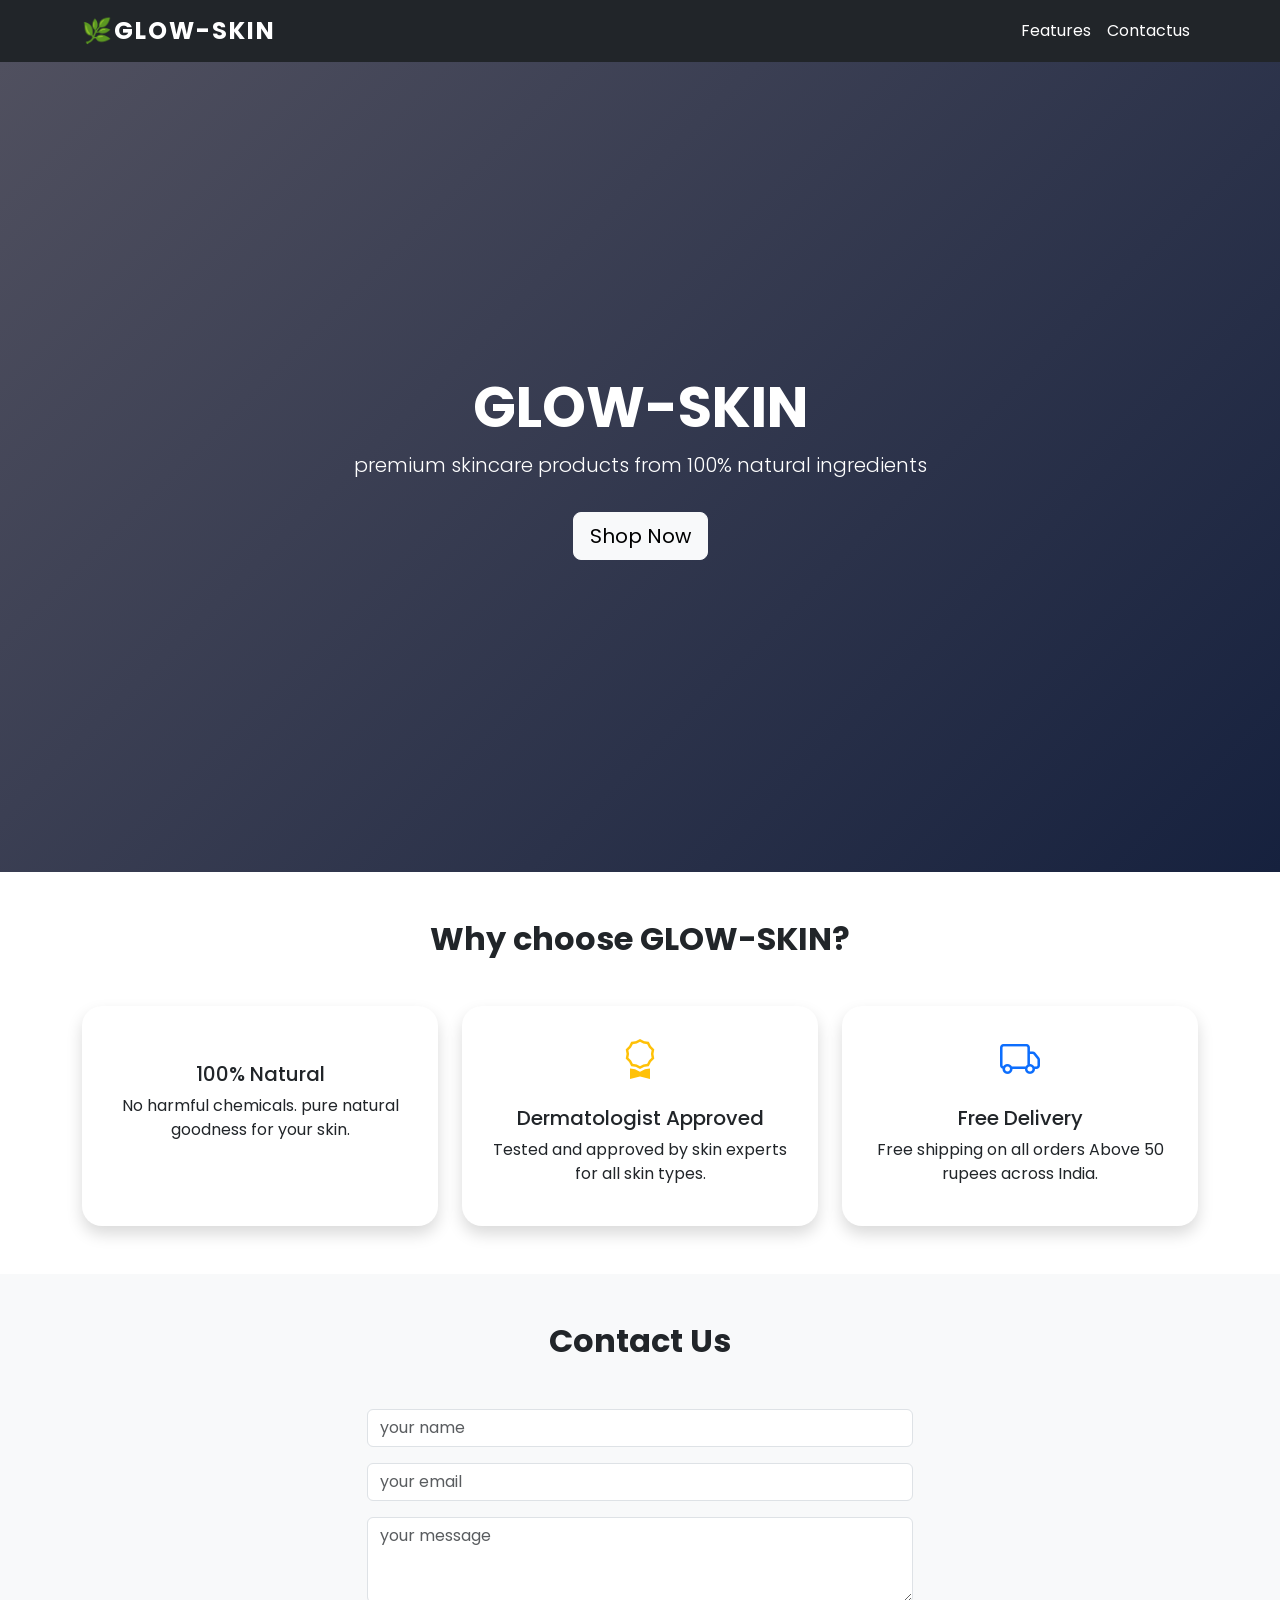
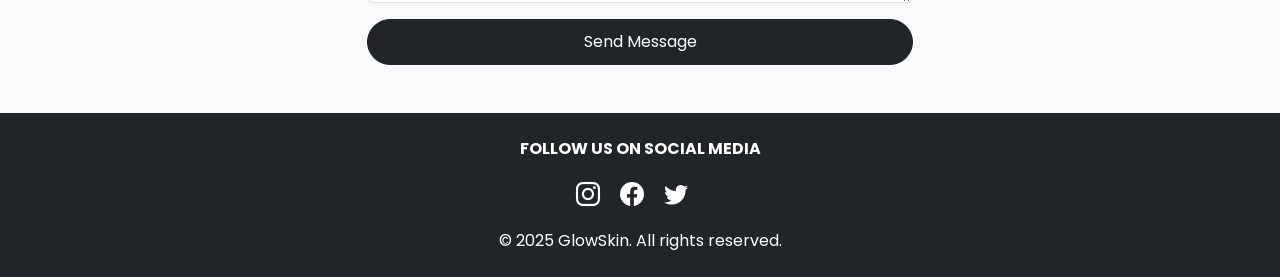
<file: Basic-landing-page/index.html>
<!DOCTYPE html>
<html lang="en">
<head>
    <meta charset="UTF-8">
    <meta name="viewport" content="width=device-width, initial-scale=1.0">
    <title>GLOW-SKIN &scirc; </title>
    
<link href="https://cdn.jsdelivr.net/npm/bootstrap@5.3.8/dist/css/bootstrap.min.css" rel="stylesheet" integrity="sha384-sRIl4kxILFvY47J16cr9ZwB07vP4J8+LH7qKQnuqkuIAvNWLzeN8tE5YBujZqJLB" crossorigin="anonymous">
    <link href="https://cdn.jsdelivr.net/npm/bootstrap-icons@1.10.5/font/bootstrap-icons.css" rel="stylesheet">
    <link rel="stylesheet" href="basic.css"> 

</head>
<body>

                                  <!-- Navbar -->
<nav class="navbar navbar-expand-sm bg-dark sticky-top">
    <div class="container">
    <a class="navbar-brand fw-bold text-white" href="#"> 🌿GLOW-SKIN </a>
    <button class="navbar-toggler" type="button" data-bs-toggle="collapse" data-bs-target="#collapsibleNavbar">
    <span class="navbar-toggler-icon"></span>
    </button>
    <div class=" collapse navbar-collapse"id="collapsibleNavbar">
        <ul class="navbar-nav ms-auto">
            <li class="nav-item"><a class="nav-item nav-link text-white " href="#Features">Features</a> </li>
            <li class="nav-item"><a class="nav-item nav-link text-white" href="#Contactus">Contactus</a></li>
        </ul>
    </div>
    </div>
</nav>
<main>


                                <!--hero section-->
<section class="hero text-center py-5">
    <div class="container">
        <h1 class="display-4 fw-bold text-white">GLOW-SKIN </h1>
        <p class="lead text-white">premium skincare products from 100% natural ingredients</p>
        <a href="#Contactus" class="btn btn-light btn-lg mt-3">Shop Now</a>
    </div>
</section>



                             <!--features section-->
<section id="Features" class="py-5">
    <div class="container">
    <h2 class="text-center fw-bold mb-5">Why choose GLOW-SKIN? </h2>
    <div class="row g-4">
    <div class="col-md-4">
        <div class="card  h-100 text-center p-4 shadow">
            <i class="bi bi-leaf fs-1 text-success mb-3"></i>
            <h5 class="mt-3">100% Natural </h5>
            <p>No harmful chemicals. pure natural goodness for your skin.</p>
        </div>
    </div>

    <div class="col-md-4">
        <div class="card h-100 text-center p-4 shadow">
        <i class="bi bi-award fs-1 text-warning"></i>
        <h5 class="mt-3">Dermatologist Approved</h5>
        <p>Tested and approved by skin experts for all skin types.</p>
    </div>
    </div>

    <div class="col-md-4">
        <div class="card h-100 text-center p-4 shadow">
        <i class="bi bi-truck fs-1 text-primary"></i>
        <h5 class="mt-3">Free Delivery</h5>
            <p>Free shipping on all orders Above  50 rupees across India.</p>
        </div>
    </div>


    </div>
    </div>
</section>


                                  <!--contact us section-->
<section id="Contactus" class="py-5 bg-light">
    <div class="container">
   <h2 class="text-center fw-bold mb-5">Contact Us</h2>
    <div class="row justify-content-center">
        <div class="col-md-6">
            <input type="text" class="form-control mb-3" placeholder="your name">
            <input type="email" class="form-control mb-3" placeholder="your email">
            <textarea class="form-control mb-3" rows="3" placeholder="your message"></textarea>
            <button class="btn btn-dark w-100">Send Message</button>
        </div>
    </div>
</section>


</main>
                                   <!--footer-->
<footer class="bg-dark text-white text-center py-4">
    <div class="container">
         <p class= "fw-bold mb-3">FOLLOW US ON SOCIAL MEDIA</p>
        <a href="#" class="text-white me-3"><i class="bi bi-instagram fs-4"></i></a>
        <a href="#" class="text-white me-3"><i class="bi bi-facebook fs-4"></i></a>
        <a href="#" class="text-white me-3"><i class="bi bi-twitter fs-4"></i></a>
        <p class="mt-3 mb-0">© 2025 GlowSkin. All rights reserved.</p>
    </div>
</footer>



<script src="https://cdn.jsdelivr.net/npm/bootstrap@5.3.8/dist/js/bootstrap.bundle.min.js" integrity="sha384-FKyoEForCGlyvwx9Hj09JcYn3nv7wiPVlz7YYwJrWVcXK/BmnVDxM+D2scQbITxI" crossorigin="anonymous"></script>
</body>
</html>
</file>
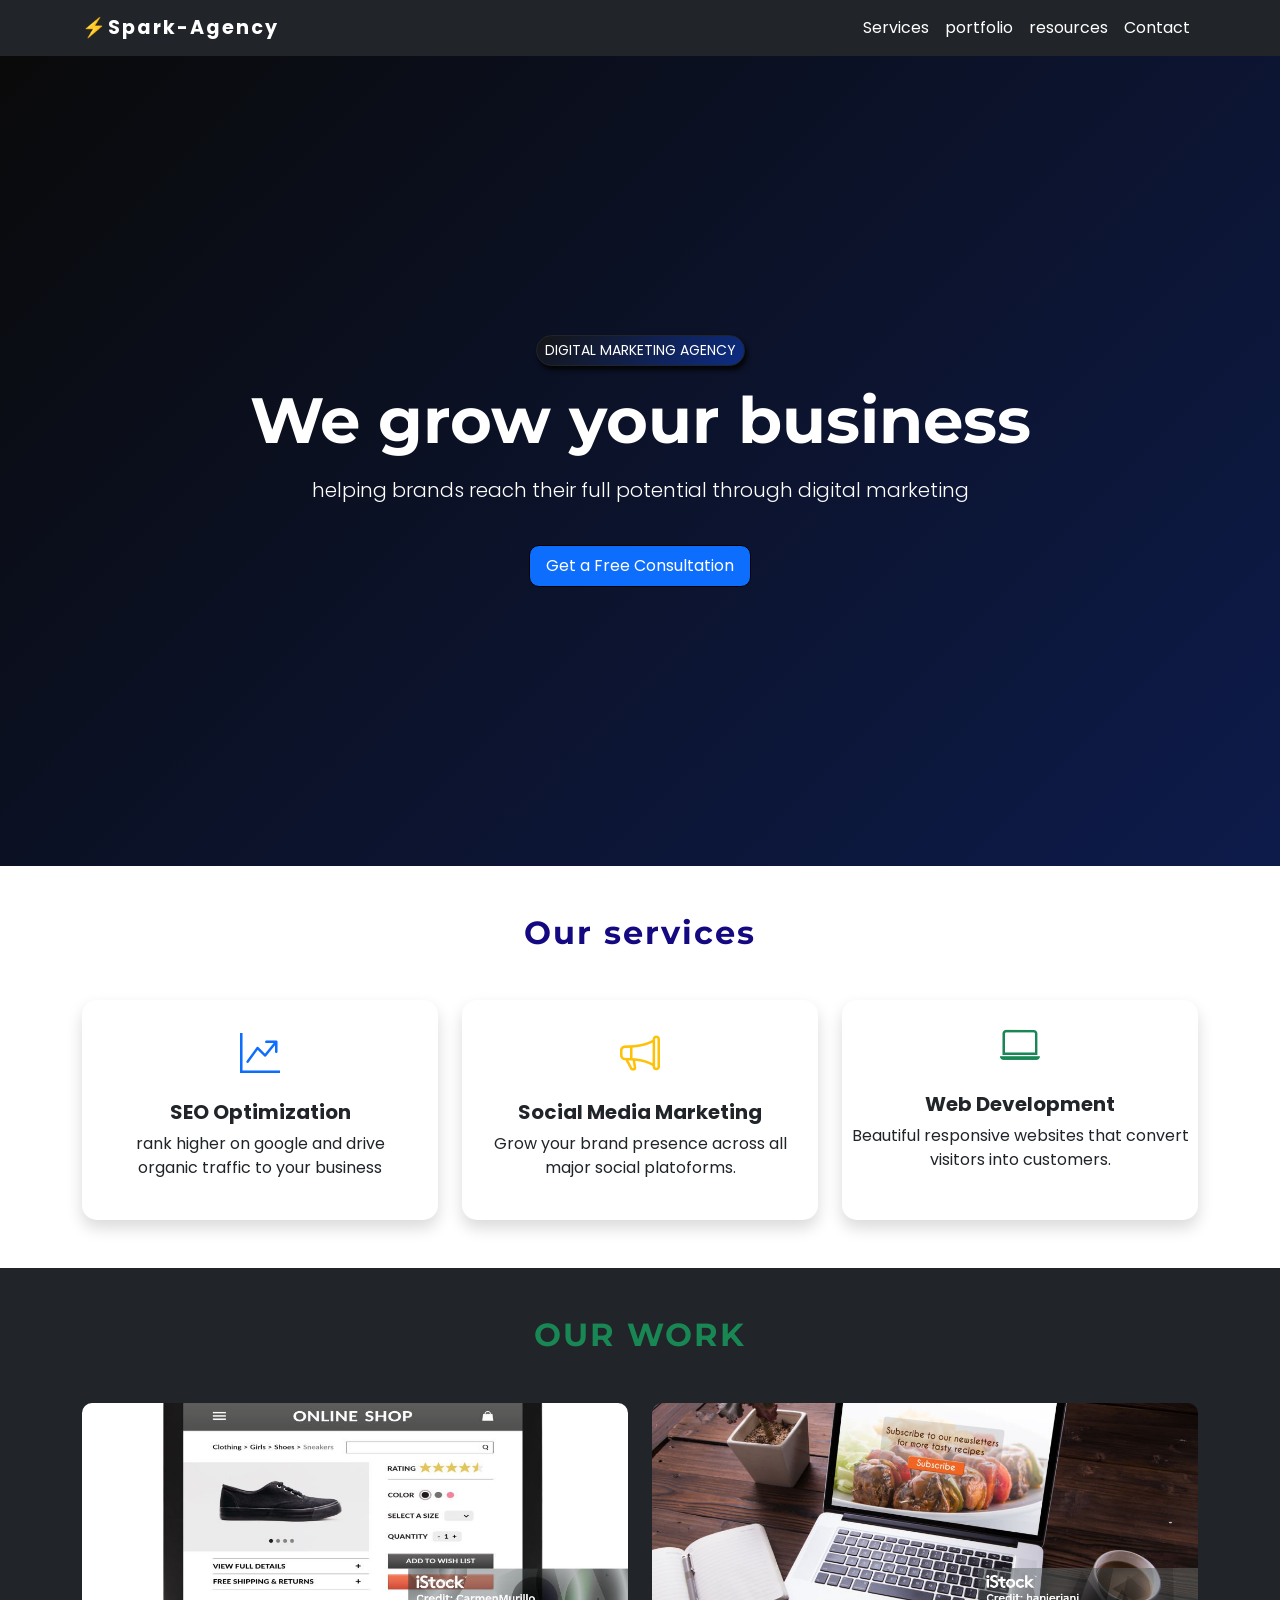
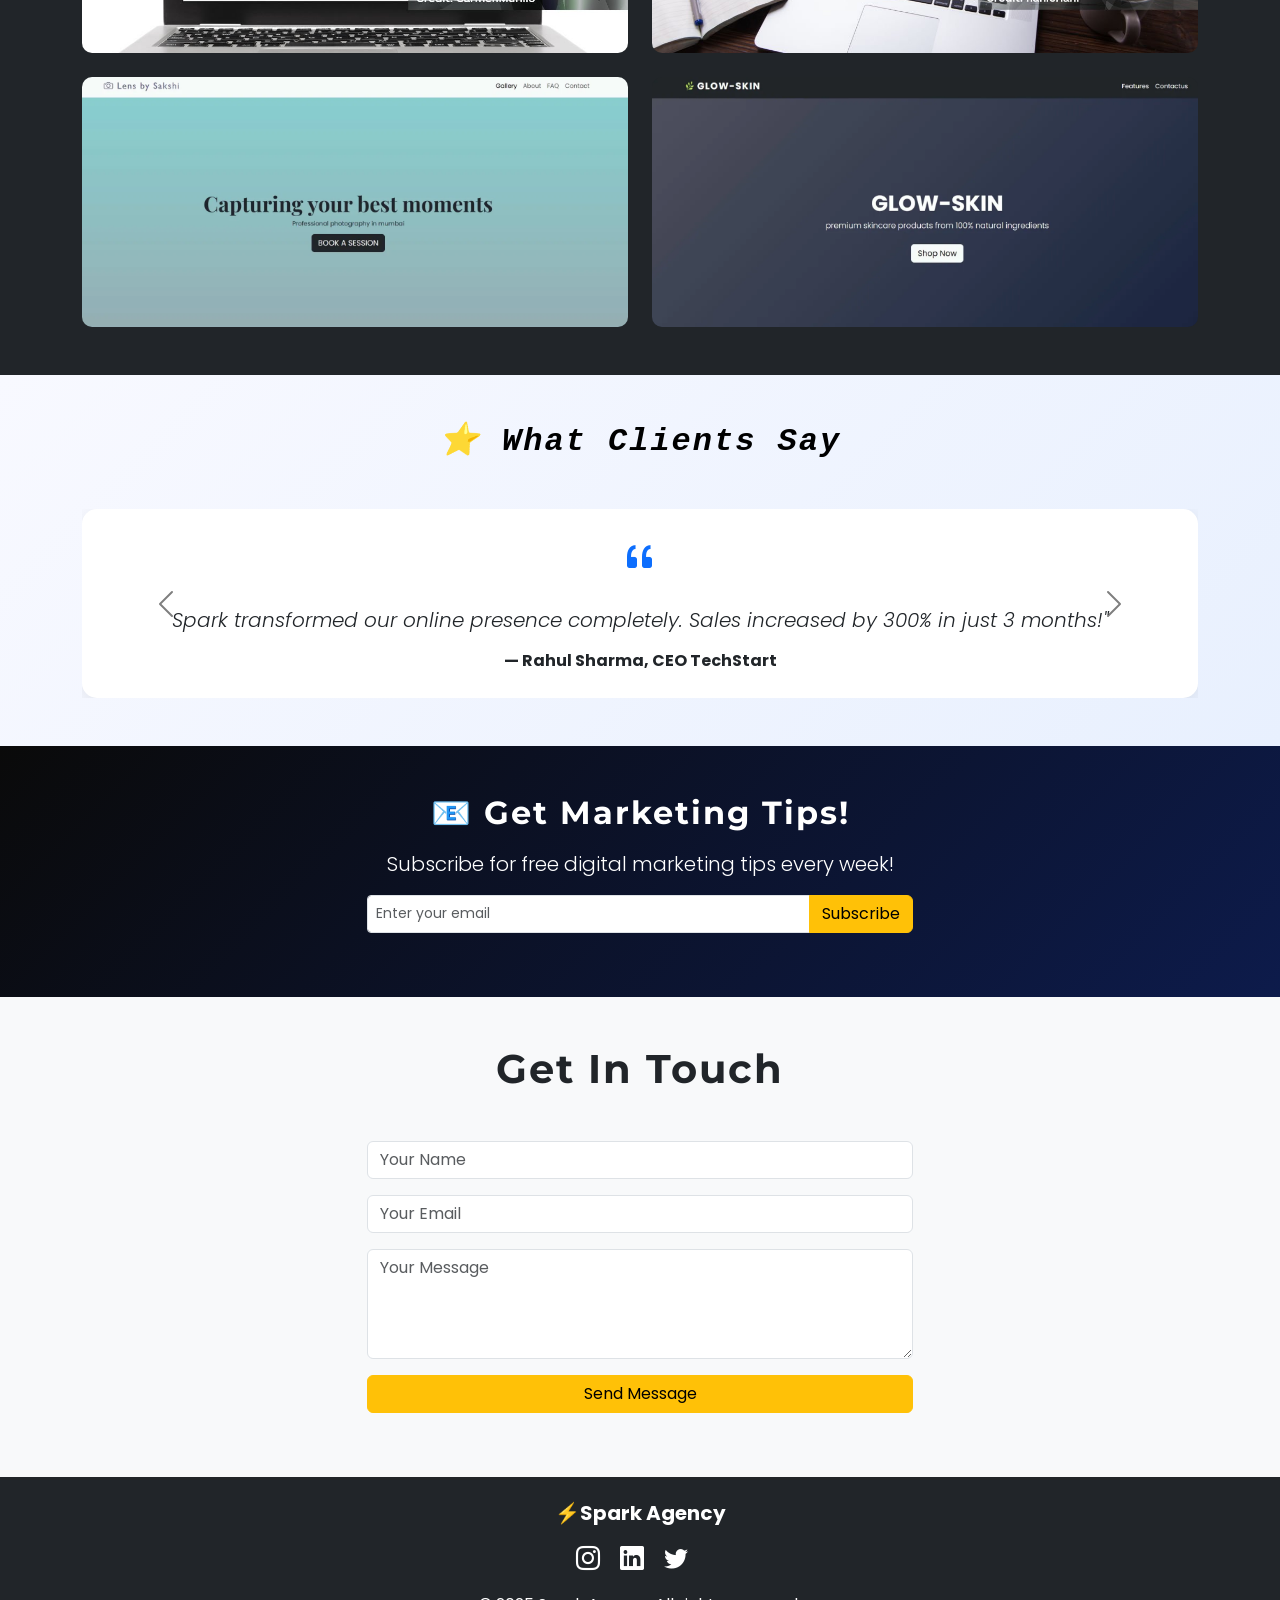
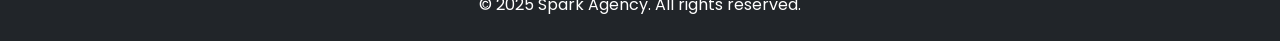
<file: premium-project/index.html>
<!DOCTYPE html>
<html lang="en">
<head>
    <meta charset="UTF-8">
    <meta name="viewport" content="width=device-width, initial-scale=1.0">
    <title>Digital Marketing Agency</title>
    <link href="https://cdn.jsdelivr.net/npm/bootstrap@5.3.8/dist/css/bootstrap.min.css" rel="stylesheet" integrity="sha384-sRIl4kxILFvY47J16cr9ZwB07vP4J8+LH7qKQnuqkuIAvNWLzeN8tE5YBujZqJLB" crossorigin="anonymous">
    <link href="https://cdn.jsdelivr.net/npm/bootstrap-icons@1.10.5/font/bootstrap-icons.css" rel="stylesheet">
    <link href="https://unpkg.com/aos@2.3.1/dist/aos.css" rel="stylesheet">
    <link rel="stylesheet" href="style.css">

</head>
<body>

                                    <!-- Navbar --> 
 
<nav class="navbar navbar-expand-sm bg-dark sticky-top">
<div class="container">
<a class="navbar-brand text-white fw-bold" href="#spark">  ⚡Spark-Agency </a>
<button class="navbar-toggler" type="button" data-bs-toggle="collapse" data-bs-target="#collaspeiblenavbar"> 
 <span class="navbar-toggler-icon"></span>
</button>
  <div class=" collapse navbar-collapse" id="collaspeiblenavbar">
    <ul class="navbar-nav ms-auto">
        <li class="nav-item"><a class="nav-link text-white" href="#services">Services</a></li>
        <li class="nav-item"><a class="nav-link text-white" href="#portfolio">portfolio</a></li>
        <li class="nav-item"><a class="nav-link text-white" href="#resources">resources</a></li>
        <li class="nav-item"><a class="nav-link text-white" href="#contact">Contact</a></li>
    </ul>
</div>
</div>
</nav>                               
    

<!-- Hero Section -->

<section id="spark" class="hero d-flex align-items-center text-white text-center  text-center">
    <div  class="container">
        <p class="btn btn-dark btn-sm"data-aos="fade-up" data-aos-delay="150" >DIGITAL MARKETING AGENCY</p>
        <h1 class="display-3 fw-bold" data-aos="fade-up">We grow your business </h1>
        <p class="lead mt-3" data-aos="fade-up" data-aos-delay="200">helping brands reach their full potential through digital marketing </p>
         <a href="#contact" class="btn btn-primary btn-lg mt-4" data-aos="fade-up" data-aos-delay="400">Get a Free Consultation</a>
    </div>
</section>



<!--services -->
<section id="services" class="py-5">
 <div class="container">
   <h2 class="text-center  mb-5 fw-bold" data-aos="fade-up">Our services </h2>
     
      <div class="row g-4">
          
        <!-- Service 1 -->
        <div class="col-md-4" data-aos="fade-up" data-aos-delay="150">
            <div class="card service-card h-100 text-center p-4 shadow">
                <i class="bi bi-graph-up-arrow fs-1 text-primary mb-3"></i>
                <h5 class="card-title fw-bold">SEO Optimization</h5>
                <p class="card-text">rank higher on google and drive organic traffic to your business</p>
            </div>
        </div>    
       <!-- Service 2 -->
           
        <div class="col-md-4"  data-aos="fade-up" data-aos-delay="200">
             <div class="card service-card h-100 text-center p-4 shadow">
                <i class="bi bi-megaphone fs-1 mb-3 text-warning"></i> 
                <h5 class="fw-bold">Social Media Marketing</h5>
                <p>Grow your brand presence across all major social platoforms.</p>
             </div>
        </div>

      <!--service 3-->
       
         <div class="col-md-4" data-aos="fade-up" data-aos-delay="300">
            <div class="card service-card h-100 text-center mb-3 shadow">
                <i class="bi bi-laptop fs-1 text-success p-3"></i>
                <h5 class="fw-bold">Web Development</h5>
                <p>Beautiful responsive websites that convert visitors into customers.</p>
            </div>
         </div>
 
        
  </div>

 </div>
</section>
  

<!--portfolio-->

<section id="portfolio" class="py-5 bg-dark text-white">
  <div class="container">
   <h2 class="text-center fw-bold text-success mb-5" data-aos="fade-up">OUR WORK</h2>
     <div class="row g-4">

         <div class="col-md-6" data-aos="fade-right">
            <div class="portfolio-card">
                <img src="images/p1.jpg" class=" img-fluid w-100" alt="project" style="height:250px; object-fit:cover;">
                    <div class="portfolio-overlay">
                    <div class="text-center text-white">
                        <h5>E-commerce Website</h5>
                        <p>HTML CSS BOOTSTRAP</p>
                    </div>   
                  </div>
            </div>
         </div>


       <div class="col-md-6" data-aos="fade-left">
          <div class="portfolio-card">
            <img src="images/p2.jpg" class=" img-fluid w-100" alt="project" style="height:250px; object-fit:cover;">
             <div class="portfolio-overlay">
                <div class="text-center text-white">
                    <h5>Restaurant Landing Page</h5>
                     <p>HTML CSS JavaScript</p>
                </div>
             </div>
          </div>
   </div>

    


     
      <div class="col-md-6" data-aos="fade-right">
        <div class="portfolio-card">
          <img src="images/pp3.webp" class="img-fluid w-100" alt="Project 3" style="height:250px; object-fit:cover;">
          <div class="portfolio-overlay">
            <div class="text-center text-white">
              <h5>Photography Portfolio</h5>
              <p>HTML CSS Bootstrap</p>
            </div>
          </div>
        </div>
      </div>

      <div class="col-md-6" data-aos="fade-left">
        <div class="portfolio-card">
          <img src="images/p4.webp"  class="img-fluid w-100" alt="Project 4" style="height:250px; object-fit:cover;">
          <div class="portfolio-overlay">
            <div class="text-center text-white">
              <h5>Skincare Brand Page</h5>
              <p>HTML CSS Bootstrap</p>
            </div>
          </div>
        </div>
      </div>




 </div>
</div>
</section>


<!--testinomial-->

<section id="testimonials" class="py-5">
  <div class="container">
    <h2 class="text-center text-black fw-bold mb-5" data-aos="fade-up">
      ⭐ What Clients Say
    </h2>

    <div id="testimonialCarousel" class="carousel slide" data-bs-ride="carousel">
      <div class="carousel-inner">

        <div class="carousel-item active">
          <div class="text-center px-5">
            <i class="bi bi-quote fs-1 text-primary"></i>
            <p class="lead fst-italic mt-3">Spark transformed our online presence completely. Sales increased by 300% in just 3 months!"</p>
            <h6 class="fw-bold mt-3">— Rahul Sharma, CEO TechStart</h6>
          </div>
        </div>

        <div class="carousel-item">
          <div class="text-center px-5">
            <i class="bi bi-quote fs-1 text-primary"></i>
            <p class="lead fst-italic mt-3">"The best digital marketing agency we have worked with. Professional, fast and results driven!"</p>
            <h6 class="fw-bold mt-3">— Priya Mehta, Founder StyleCo</h6>
          </div>
        </div>

        
        
        <div class="carousel-item">
          <div class="text-center px-5">
            <i class="bi bi-quote fs-1 text-primary"></i>
            <p class="lead fst-italic mt-3">"Our website traffic doubled within weeks. Highly recommend NovaSpark to every business owner!"</p>
            <h6 class="fw-bold mt-3">— Amit Patel, Owner FoodHub</h6>
          </div>
        </div>

      </div>

      <!-- Controls -->
      <button class="carousel-control-prev" type="button" data-bs-target="#testimonialCarousel" data-bs-slide="prev">
        <span class="carousel-control-prev-icon" style="filter:invert(1)"></span>
      </button>
      <button class="carousel-control-next" type="button" data-bs-target="#testimonialCarousel" data-bs-slide="next">
        <span class="carousel-control-next-icon" style="filter:invert(1)"></span>
      </button>

    </div>
  </div>
</section>

<!--newsletter-->

<section id="newsletter" class="py-5 bg-dark text-white text-center">
  <div class="container">
    <h2 class="fw-bold mb-3 text-white" data-aos="fade-up">📧 Get Marketing Tips!</h2>
    <p class="lead mb-3 mt-3" data-aos="fade-up">Subscribe for free digital marketing tips every week!</p>
    <div class="row justify-content-center">
      <div class="col-md-6" data-aos="fade-up">
        <div class="input-group">
          <input type="email" id="emailInput" class="form-control form-control-sm" placeholder="Enter your email">
          <button class="btn btn-warning btn-md" onclick="subscribe()">Subscribe</button>
        </div>
        <p id="message" class="mt-3 fw-bold"></p>
      </div>
    </div>
  </div>
</section>


<!--contact-->
<section id="contact" class="py-5 bg-light">
  <div class="container">
    <h2 class="text-center fw-bold mb-5 text-dark fs-1" data-aos="fade-up">Get In Touch</h2>
    <div class="row justify-content-center">
      <div class="col-md-6" data-aos="fade-up">
        <input type="text" id="nameInput" class="form-control mb-3" placeholder="Your Name">
        <input type="email" id="contactEmail" class="form-control mb-3" placeholder="Your Email">
        <textarea id="messageInput" class="form-control mb-3" rows="4" placeholder="Your Message"></textarea>
        <button class="btn btn-warning w-100" onclick="sendMessage()">Send Message</button>
        <p id="contactMessage" class="mt-3 fw-bold"></p>
      </div>
    </div>
  </div>
</section>

<!--footer-->
<footer class="bg-dark text-white text-center py-4">
  <div class="container">
    <h5 class="fw-bold mb-3">⚡Spark Agency</h5>
    <a href="#" class="text-white me-3"><i class="bi bi-instagram fs-4"></i></a>
    <a href="#" class="text-white me-3"><i class="bi bi-linkedin fs-4"></i></a>
    <a href="#" class="text-white me-3"><i class="bi bi-twitter fs-4"></i></a>
    <p class="mt-3 mb-0">© 2025 Spark Agency. All rights reserved.</p>
  </div>
</footer>

<!--js-->
<script>
// Newsletter validation
function subscribe() {
  const email = document.getElementById('emailInput').value;
  const message = document.getElementById('message');
  if(email === '') {
    message.innerHTML = '⚠️ Please enter your email!';
    message.style.color = 'yellow';
  } else {
    message.innerHTML = '🎉 Thank you for subscribing!';
    message.style.color = 'lightgreen';
  }
}

// Contact form validation
function sendMessage() {
  const name = document.getElementById('nameInput').value;
  const email = document.getElementById('contactEmail').value;
  const msg = document.getElementById('messageInput').value;
  const contactMessage = document.getElementById('contactMessage');

  if(name === '' || email === '' || msg === '') {
    contactMessage.innerHTML = '⚠️ Please fill all fields!';
    contactMessage.style.color = 'red';
  } else {
    contactMessage.innerHTML = '✅ Message sent successfully!';
    contactMessage.style.color = 'green';
  }
}
</script>
<script src="https://cdn.jsdelivr.net/npm/bootstrap@5.3.8/dist/js/bootstrap.bundle.min.js" integrity="sha384-FKyoEForCGlyvwx9Hj09JcYn3nv7wiPVlz7YYwJrWVcXK/BmnVDxM+D2scQbITxI" crossorigin="anonymous"></script>
<script src="https://unpkg.com/aos@2.3.1/dist/aos.js"></script>
<script>AOS.init({duration: 800, once: true});</script>

</body>
</html>
</file>
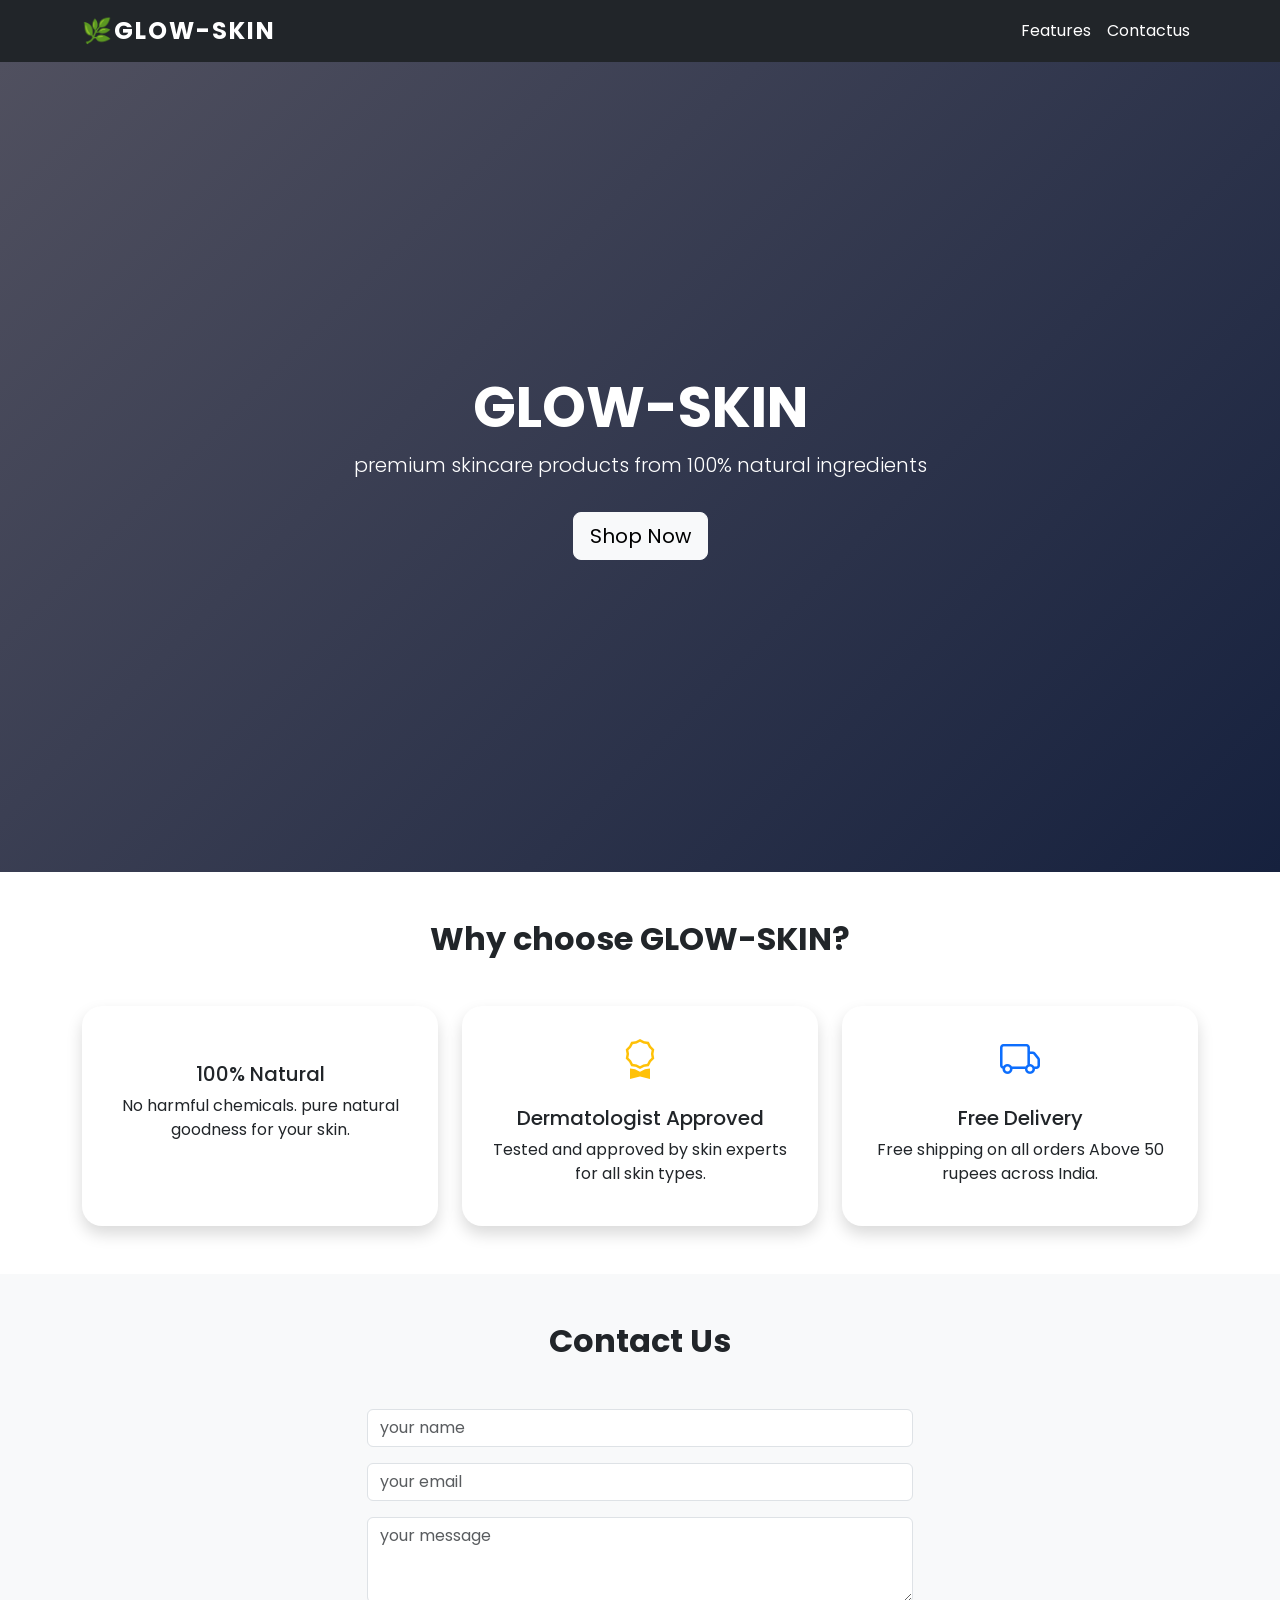
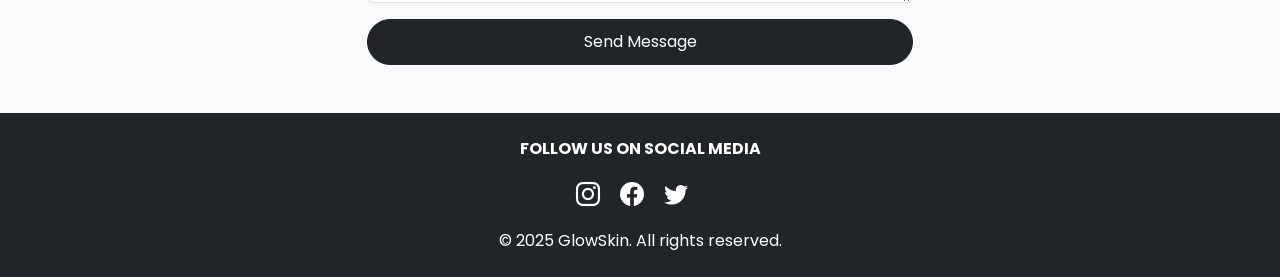
<file: Basic-landing-page/Basic.html>
<!DOCTYPE html>
<html lang="en">
<head>
    <meta charset="UTF-8">
    <meta name="viewport" content="width=device-width, initial-scale=1.0">
    <title>GLOW-SKIN &scirc; </title>
    <link href="https://cdn.jsdelivr.net/npm/bootstrap@5.3.8/dist/css/bootstrap.min.css" rel="stylesheet" integrity="sha384-sRIl4kxILFvY47J16cr9ZwB07vP4J8+LH7qKQnuqkuIAvNWLzeN8tE5YBujZqJLB" crossorigin="anonymous">
    <link href="https://cdn.jsdelivr.net/npm/bootstrap-icons@1.10.5/font/bootstrap-icons.css" rel="stylesheet">
    <link rel="stylesheet" href="basic.css"> 
</head>
<body>

                                  <!-- Navbar -->
<nav class="navbar navbar-expand-sm bg-dark sticky-top">
    <div class="container">
    <a class="navbar-brand fw-bold text-white" href="#"> 🌿GLOW-SKIN </a>
    <button class="navbar-toggler" type="button" data-bs-toggle="collapse" data-bs-target="#collapsibleNavbar">
    <span class="navbar-toggler-icon"></span>
    </button>
    <div class=" collapse navbar-collapse"id="collapsibleNavbar">
        <ul class="navbar-nav ms-auto">
            <li class="nav-item"><a class="nav-item nav-link text-white " href="#Features">Features</a> </li>
            <li class="nav-item"><a class="nav-item nav-link text-white" href="#Contactus">Contactus</a></li>
        </ul>
    </div>
    </div>
</nav>
<main>


                                <!--hero section-->
<section class="hero text-center py-5">
    <div class="container">
        <h1 class="display-4 fw-bold text-white">GLOW-SKIN </h1>
        <p class="lead text-white">premium skincare products from 100% natural ingredients</p>
        <a href="#Contactus" class="btn btn-light btn-lg mt-3">Shop Now</a>
    </div>
</section>



                             <!--features section-->
<section id="Features" class="py-5">
    <div class="container">
    <h2 class="text-center fw-bold mb-5">Why choose GLOW-SKIN? </h2>
    <div class="row g-4">
    <div class="col-md-4">
        <div class="card  h-100 text-center p-4 shadow">
            <i class="bi bi-leaf fs-1 text-success mb-3"></i>
            <h5 class="mt-3">100% Natural </h5>
            <p>No harmful chemicals. pure natural goodness for your skin.</p>
        </div>
    </div>

    <div class="col-md-4">
        <div class="card h-100 text-center p-4 shadow">
        <i class="bi bi-award fs-1 text-warning"></i>
        <h5 class="mt-3">Dermatologist Approved</h5>
        <p>Tested and approved by skin experts for all skin types.</p>
    </div>
    </div>

    <div class="col-md-4">
        <div class="card h-100 text-center p-4 shadow">
        <i class="bi bi-truck fs-1 text-primary"></i>
        <h5 class="mt-3">Free Delivery</h5>
            <p>Free shipping on all orders Above  50 rupees across India.</p>
        </div>
    </div>


    </div>
    </div>
</section>


                                  <!--contact us section-->
<section id="Contactus" class="py-5 bg-light">
    <div class="container">
   <h2 class="text-center fw-bold mb-5">Contact Us</h2>
    <div class="row justify-content-center">
        <div class="col-md-6">
            <input type="text" class="form-control mb-3" placeholder="your name">
            <input type="email" class="form-control mb-3" placeholder="your email">
            <textarea class="form-control mb-3" rows="3" placeholder="your message"></textarea>
            <button class="btn btn-dark w-100">Send Message</button>
        </div>
    </div>
</section>


</main>
                                   <!--footer-->
<footer class="bg-dark text-white text-center py-4">
    <div class="container">
         <p class= "fw-bold mb-3">FOLLOW US ON SOCIAL MEDIA</p>
        <a href="#" class="text-white me-3"><i class="bi bi-instagram fs-4"></i></a>
        <a href="#" class="text-white me-3"><i class="bi bi-facebook fs-4"></i></a>
        <a href="#" class="text-white me-3"><i class="bi bi-twitter fs-4"></i></a>
        <p class="mt-3 mb-0">© 2025 GlowSkin. All rights reserved.</p>
    </div>
</footer>



<script src="https://cdn.jsdelivr.net/npm/bootstrap@5.3.8/dist/js/bootstrap.bundle.min.js" integrity="sha384-FKyoEForCGlyvwx9Hj09JcYn3nv7wiPVlz7YYwJrWVcXK/BmnVDxM+D2scQbITxI" crossorigin="anonymous"></script>
</body>
</html>
</file>
<file: Basic-landing-page/basic.css>
/*styling and effects for landing page*/



@import url('https://fonts.googleapis.com/css2?family=Poppins:wght@300;400;600;700&display=swap');

* {
  font-family: 'Poppins', sans-serif;
}


.hero {
  background: linear-gradient(135deg, #50505f, #16213e);
  min-height: 90vh;
  display: flex;
  align-items: center;
}


.card {
  transition: transform 0.3s ease;
  border: none;
  border-radius: 20px;
}

.card:hover {
  transform: translateY(-10px);
}



.navbar-brand {
  font-size: 1.5rem;
  letter-spacing: 2px;
}


.btn-dark {
  border-radius: 25px;
  padding: 10px 30px;
}


html {
  scroll-behavior: smooth;
}
footer a {
  text-decoration: none;
  transition: opacity 0.3s;
}

footer a:hover {
  opacity: 0.7;}
</file>
<file: premium-project/style.css>
@import url('https://fonts.googleapis.com/css2?family=Montserrat:wght@700;800&family=Poppins:wght@300;400;600&display=swap');



* {
  font-family: 'Poppins', sans-serif;
  margin: 0;
  padding: 0;
  box-sizing: border-box;
}
html {
  scroll-behavior: smooth;
}

   */adding details to the navbar */
.navbar{
    background: linear-gradient(150deg, #090912, #16213e);
}
.navbar-toggler { 
    border:0.2rem solid #2c3748;
    background-color: #6c7285;
}


.navbar-brand {
  font-size: 1.2rem;
  letter-spacing: 2px;
    transition: all 0.3s ease;
}
.navbar-brand:hover {
  color: #4d8ef8 !important;
  text-shadow: 0 0 10px rgba(77,142,248,0.8);
  letter-spacing: 2px; 
}
.navbar-nav .nav-link:hover {
    color: #9bb6e1 !important;
    text-shadow: 0 0 10px rgba(77,142,248,0.8);
    letter-spacing: 0.5px; 
}


/* Hero */
.hero {
  background: linear-gradient(135deg, #0a0a0a, #0d1b4b);
  min-height: 90vh;
}

.container .btn-dark {
  border-radius: 20px;
  transition: all 0.3s ease;
  background: linear-gradient(135deg,rgb(21, 21, 21),rgb(12, 44, 133));
  box-shadow: #040507 2px 4px 4px;
}

.container .btn-primary {
  border-radius: 10px;
  border:1px solid black;
  transition: all 0.3s ease;
  font-size:1rem;
  
}
.container .btn-primary:hover {
  background: linear-gradient(135deg,rgb(1, 1, 3),rgb(31, 39, 191));
  transform: translateY(-2px);
  color:rgb(236, 234, 243);
  font-size:1.1rem;
}

/*services  */


.container h2{
    color:#150982;
    font-size:2rem;
    letter-spacing:2px; 
}

.container h2:hover{
    color:#4d8ef8;
     
}

.service-card {
  border: none;
  border-radius: 15px;
  transition: transform 0.3s ease;
}

.service-card:hover {
  transform: translateY(-10px);
}


.card h5:hover{
    color:rgb(226, 160, 54)
}

.portfolio-overlay {
  position: absolute;
  top: 0;
  left: 0;
  width: 100%;
  height: 100%;
  background: rgba(13, 27, 75, 0.85);
  opacity: 0;
  transition: opacity 0.4s ease;
  display: flex;
  align-items: center;
  justify-content: center;
}

/* Portfolio hover overlay */

/* Add this — makes portfolio images load smoothly */
.portfolio-card img {
  width: 100%;
  height: 250px;
  object-fit: cover;
  display: block;
}
.portfolio-card {
  position: relative;
  overflow: hidden;
  border-radius: 10px;
}

.portfolio-card img {
  transition: transform 0.4s ease;
}

.portfolio-card:hover img {
  transform: scale(1.1);
}
.portfolio-card:hover .portfolio-overlay {
  opacity: 1;
}

/*testimonial*/
#testimonials h2{
    font-family:monospace;
    font-style: oblique;
}
h1, h2, h3 {
  font-family: 'Montserrat', sans-serif;
}

/* Testimonials background */
#testimonials {
  background: linear-gradient(135deg, #f8f9ff, #e8f0fe);
}

#testimonials .carousel-item {
  padding: 20px 40px;
  background: white;
  border-radius: 15px;
  box-shadow: 0 5px 20px rgba(0,0,0,0.08);
}

/*newsletter*/
#newsletter {
  background: linear-gradient(135deg, #0a0a0a, #0d1b4b) !important;
}

/*contact*/
#contact .form-control:focus {
  border-color: #4d8ef8;
  box-shadow: 0 0 0 3px rgba(31, 40, 54, 0.2);
}
</file>
